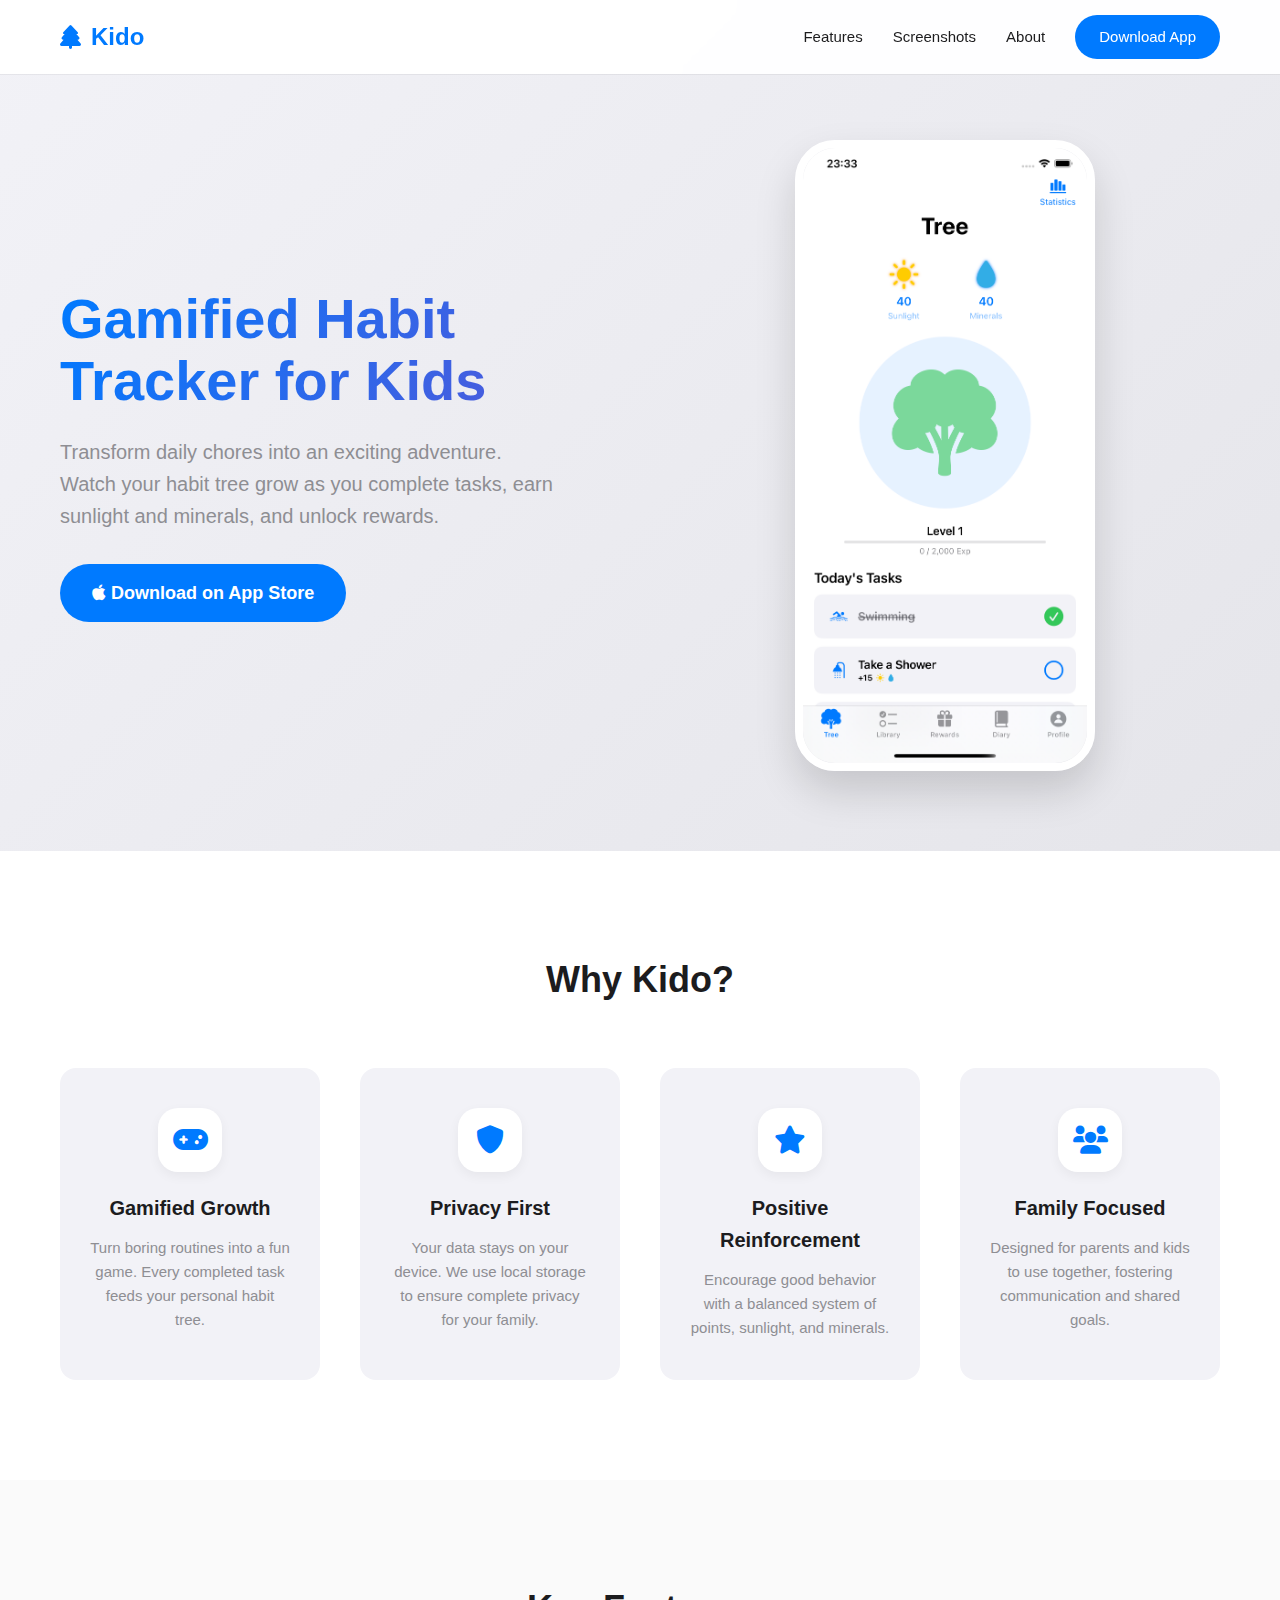
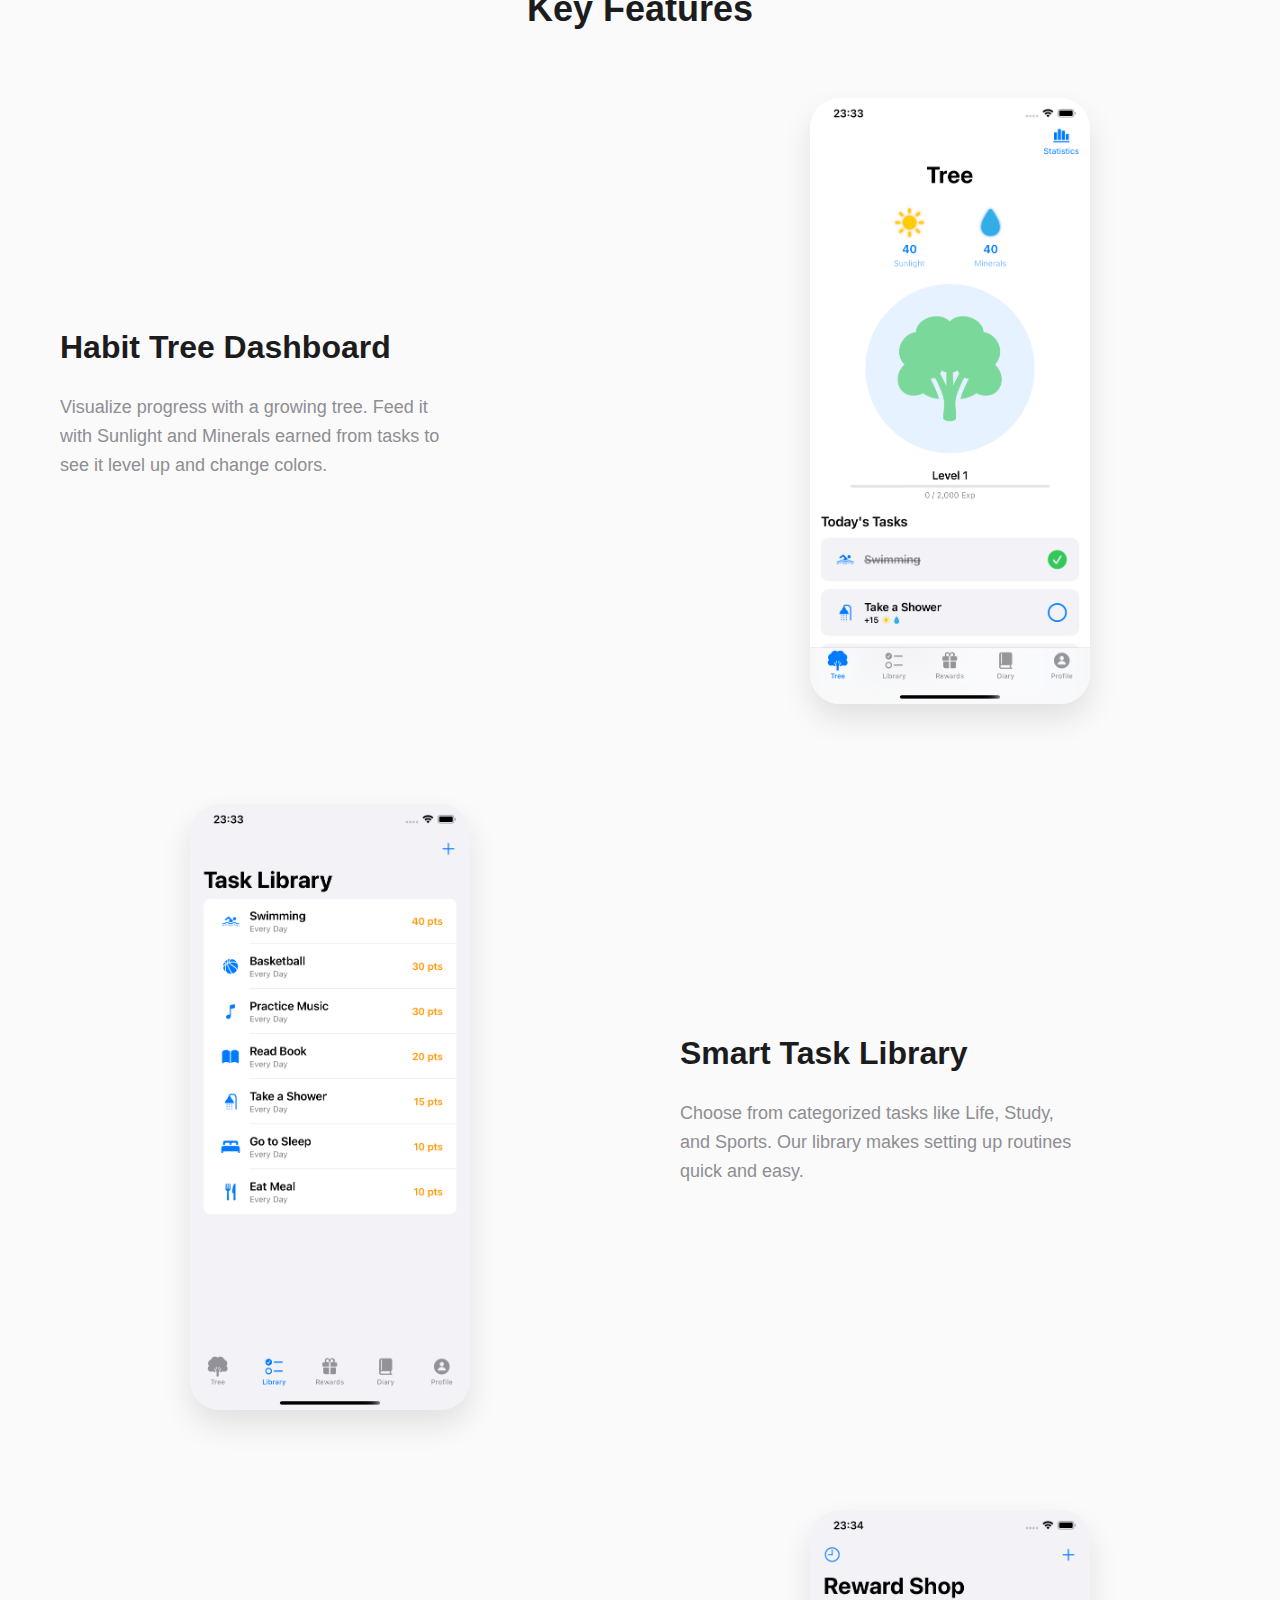
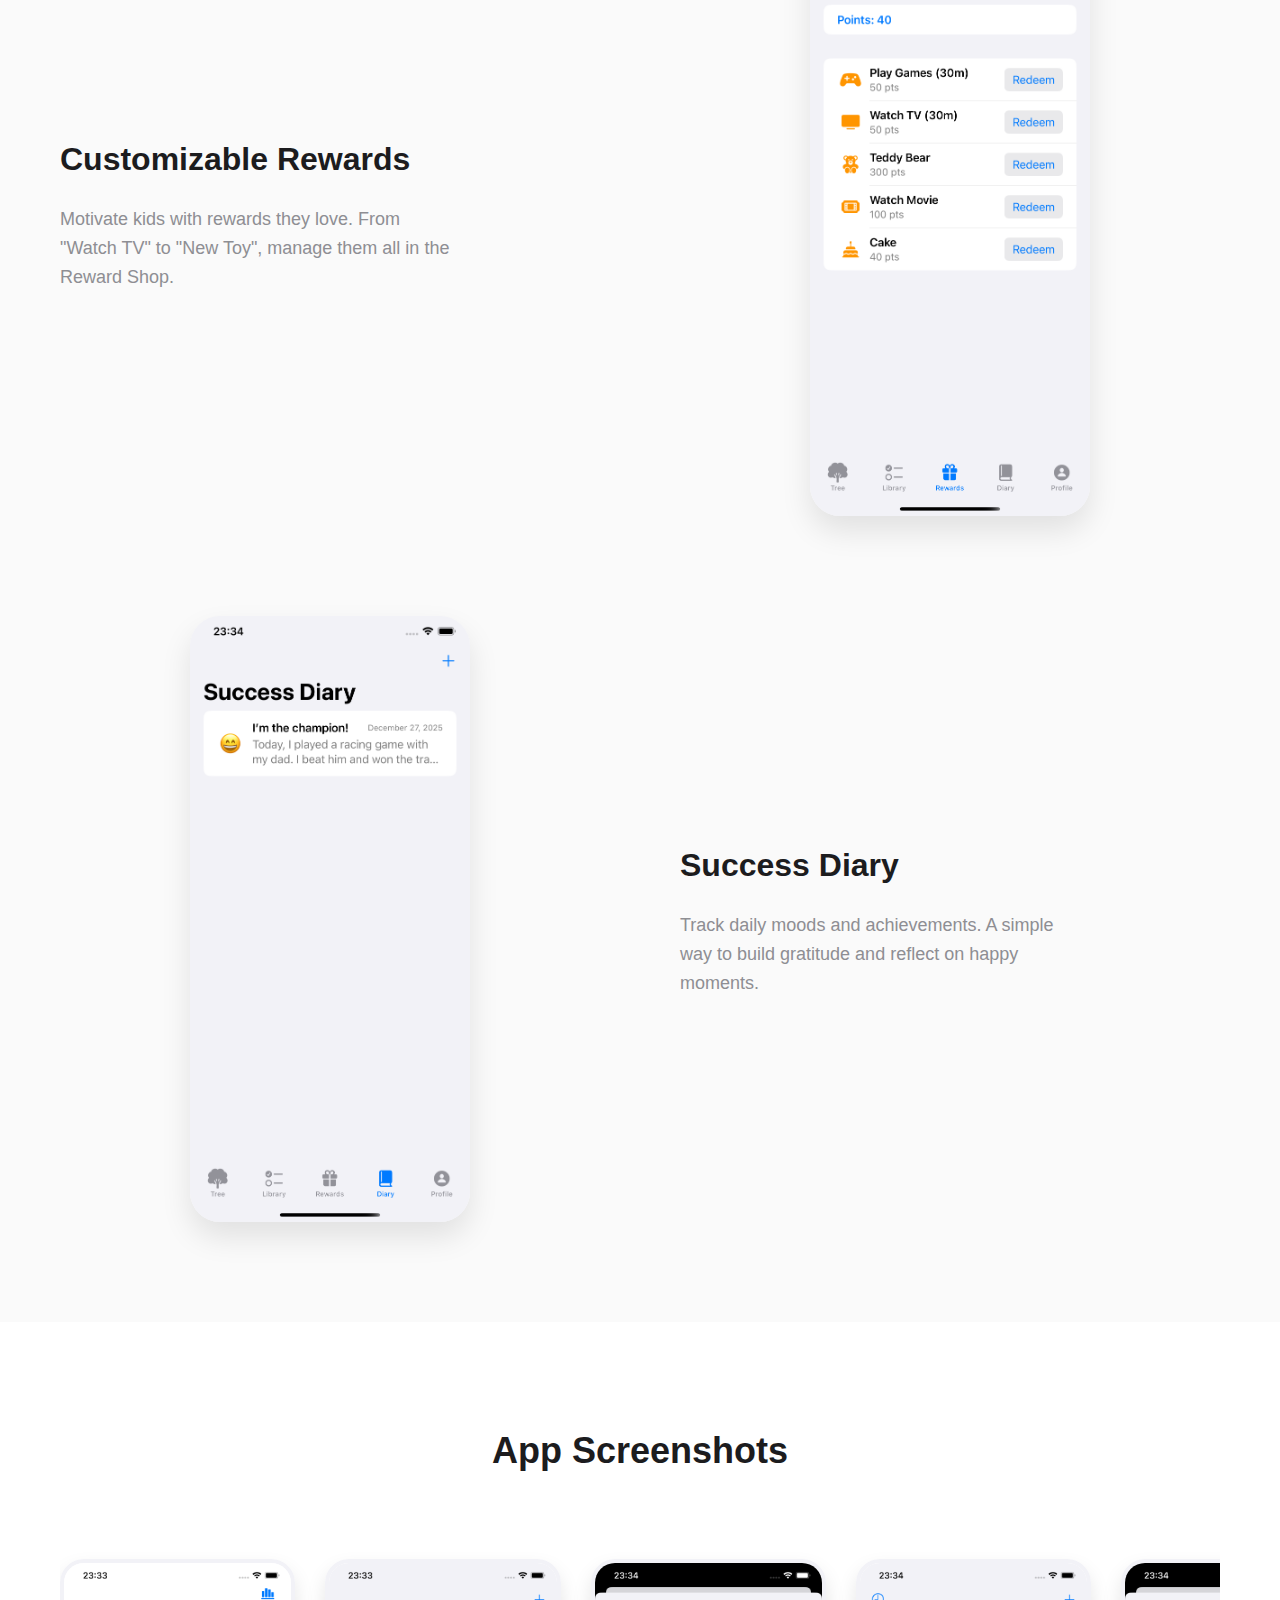
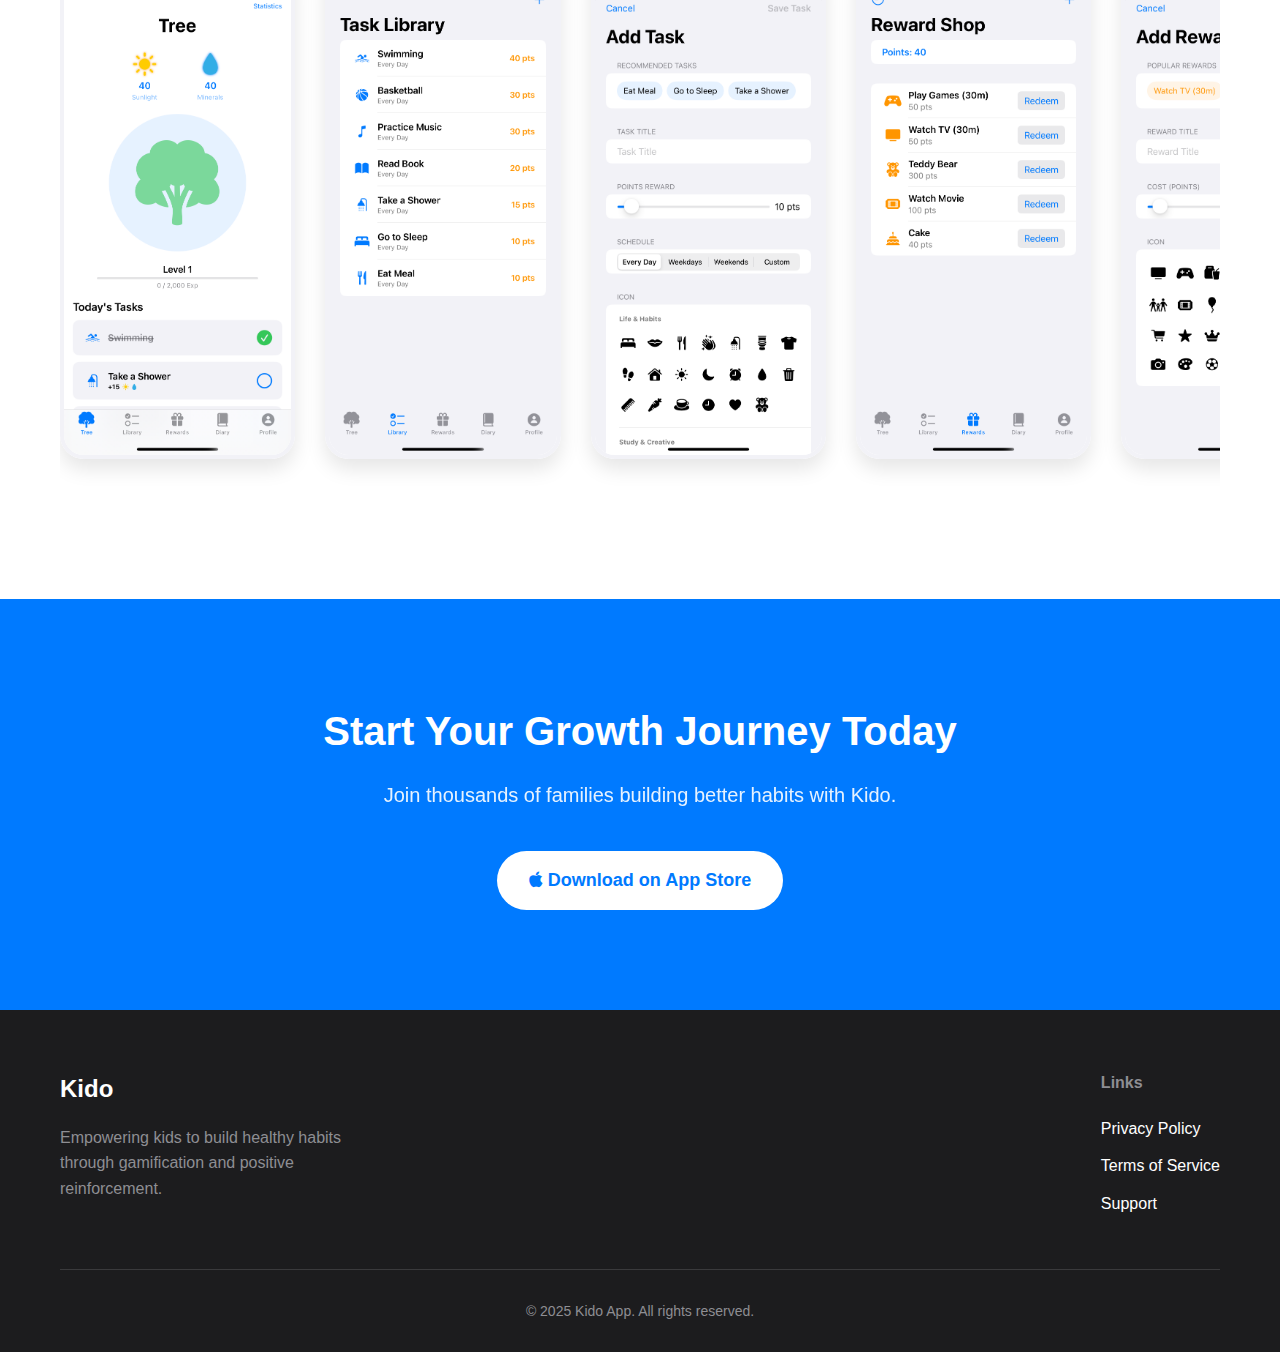
<file: docs/index.html>
<!DOCTYPE html>
<html lang="en">
<head>
    <meta charset="UTF-8">
    <meta name="viewport" content="width=device-width, initial-scale=1.0">
    <title>Kido - Gamified Habit Tracker for Kids</title>
    <meta name="description" content="Turn daily routines into a fun game. Grow your tree, earn rewards, and build healthy habits with Kido.">
    <link rel="stylesheet" href="css/style.css">
    <link rel="stylesheet" href="https://cdnjs.cloudflare.com/ajax/libs/font-awesome/6.0.0/css/all.min.css">
</head>
<body>
    <!-- Header -->
    <header class="header">
        <div class="container">
            <div class="logo">
                <i class="fas fa-tree"></i> Kido
            </div>
            <nav class="nav">
                <a href="#features">Features</a>
                <a href="#screenshots">Screenshots</a>
                <a href="#about">About</a>
                <a href="#" class="btn btn-primary">Download App</a>
            </nav>
        </div>
    </header>

    <!-- Hero Section -->
    <section class="hero">
        <div class="container hero-container">
            <div class="hero-content">
                <h1>Gamified Habit Tracker for Kids</h1>
                <p>Transform daily chores into an exciting adventure. Watch your habit tree grow as you complete tasks, earn sunlight and minerals, and unlock rewards.</p>
                <div class="hero-buttons">
                    <a href="#" class="btn btn-primary btn-large"><i class="fab fa-apple"></i> Download on App Store</a>
                </div>
            </div>
            <div class="hero-image">
                <img src="screencuts/1.png" alt="Kido App Dashboard - Habit Tree">
            </div>
        </div>
    </section>

    <!-- Core Values -->
    <section class="values">
        <div class="container">
            <h2 class="section-title">Why Kido?</h2>
            <div class="values-grid">
                <div class="value-card">
                    <div class="icon-box"><i class="fas fa-gamepad"></i></div>
                    <h3>Gamified Growth</h3>
                    <p>Turn boring routines into a fun game. Every completed task feeds your personal habit tree.</p>
                </div>
                <div class="value-card">
                    <div class="icon-box"><i class="fas fa-shield-alt"></i></div>
                    <h3>Privacy First</h3>
                    <p>Your data stays on your device. We use local storage to ensure complete privacy for your family.</p>
                </div>
                <div class="value-card">
                    <div class="icon-box"><i class="fas fa-star"></i></div>
                    <h3>Positive Reinforcement</h3>
                    <p>Encourage good behavior with a balanced system of points, sunlight, and minerals.</p>
                </div>
                <div class="value-card">
                    <div class="icon-box"><i class="fas fa-users"></i></div>
                    <h3>Family Focused</h3>
                    <p>Designed for parents and kids to use together, fostering communication and shared goals.</p>
                </div>
            </div>
        </div>
    </section>

    <!-- Features -->
    <section id="features" class="features">
        <div class="container">
            <h2 class="section-title">Key Features</h2>
            <div class="feature-grid">
                <div class="feature-item">
                    <div class="feature-text">
                        <h3>Habit Tree Dashboard</h3>
                        <p>Visualize progress with a growing tree. Feed it with Sunlight and Minerals earned from tasks to see it level up and change colors.</p>
                    </div>
                    <div class="feature-img">
                        <img src="screencuts/1.png" alt="Habit Tree">
                    </div>
                </div>
                <div class="feature-item reverse">
                    <div class="feature-text">
                        <h3>Smart Task Library</h3>
                        <p>Choose from categorized tasks like Life, Study, and Sports. Our library makes setting up routines quick and easy.</p>
                    </div>
                    <div class="feature-img">
                        <img src="screencuts/2.png" alt="Task Library">
                    </div>
                </div>
                <div class="feature-item">
                    <div class="feature-text">
                        <h3>Customizable Rewards</h3>
                        <p>Motivate kids with rewards they love. From "Watch TV" to "New Toy", manage them all in the Reward Shop.</p>
                    </div>
                    <div class="feature-img">
                        <img src="screencuts/4.png" alt="Reward Shop">
                    </div>
                </div>
                <div class="feature-item reverse">
                    <div class="feature-text">
                        <h3>Success Diary</h3>
                        <p>Track daily moods and achievements. A simple way to build gratitude and reflect on happy moments.</p>
                    </div>
                    <div class="feature-img">
                        <img src="screencuts/6.png" alt="Success Diary">
                    </div>
                </div>
            </div>
        </div>
    </section>

    <!-- Screenshots -->
    <section id="screenshots" class="screenshots">
        <div class="container">
            <h2 class="section-title">App Screenshots</h2>
            <div class="screenshot-grid">
                <img src="screencuts/1.png" alt="Dashboard">
                <img src="screencuts/2.png" alt="Task Library">
                <img src="screencuts/3.png" alt="Add Task">
                <img src="screencuts/4.png" alt="Reward Shop">
                <img src="screencuts/5.png" alt="Add Reward">
                <img src="screencuts/6.png" alt="Diary List">
                <img src="screencuts/7.png" alt="Diary Detail">
            </div>
        </div>
    </section>

    <!-- Download CTA -->
    <section class="cta">
        <div class="container">
            <h2>Start Your Growth Journey Today</h2>
            <p>Join thousands of families building better habits with Kido.</p>
            <a href="#" class="btn btn-light btn-large"><i class="fab fa-apple"></i> Download on App Store</a>
        </div>
    </section>

    <!-- Footer -->
    <footer id="about" class="footer">
        <div class="container">
            <div class="footer-content">
                <div class="footer-info">
                    <h3>Kido</h3>
                    <p>Empowering kids to build healthy habits through gamification and positive reinforcement.</p>
                </div>
                <div class="footer-links">
                    <h4>Links</h4>
                    <a href="privacy.html">Privacy Policy</a>
                    <a href="#">Terms of Service</a>
                    <a href="#">Support</a>
                </div>
            </div>
            <div class="footer-bottom">
                <p>&copy; 2025 Kido App. All rights reserved.</p>
            </div>
        </div>
    </footer>
</body>
</html>
</file>
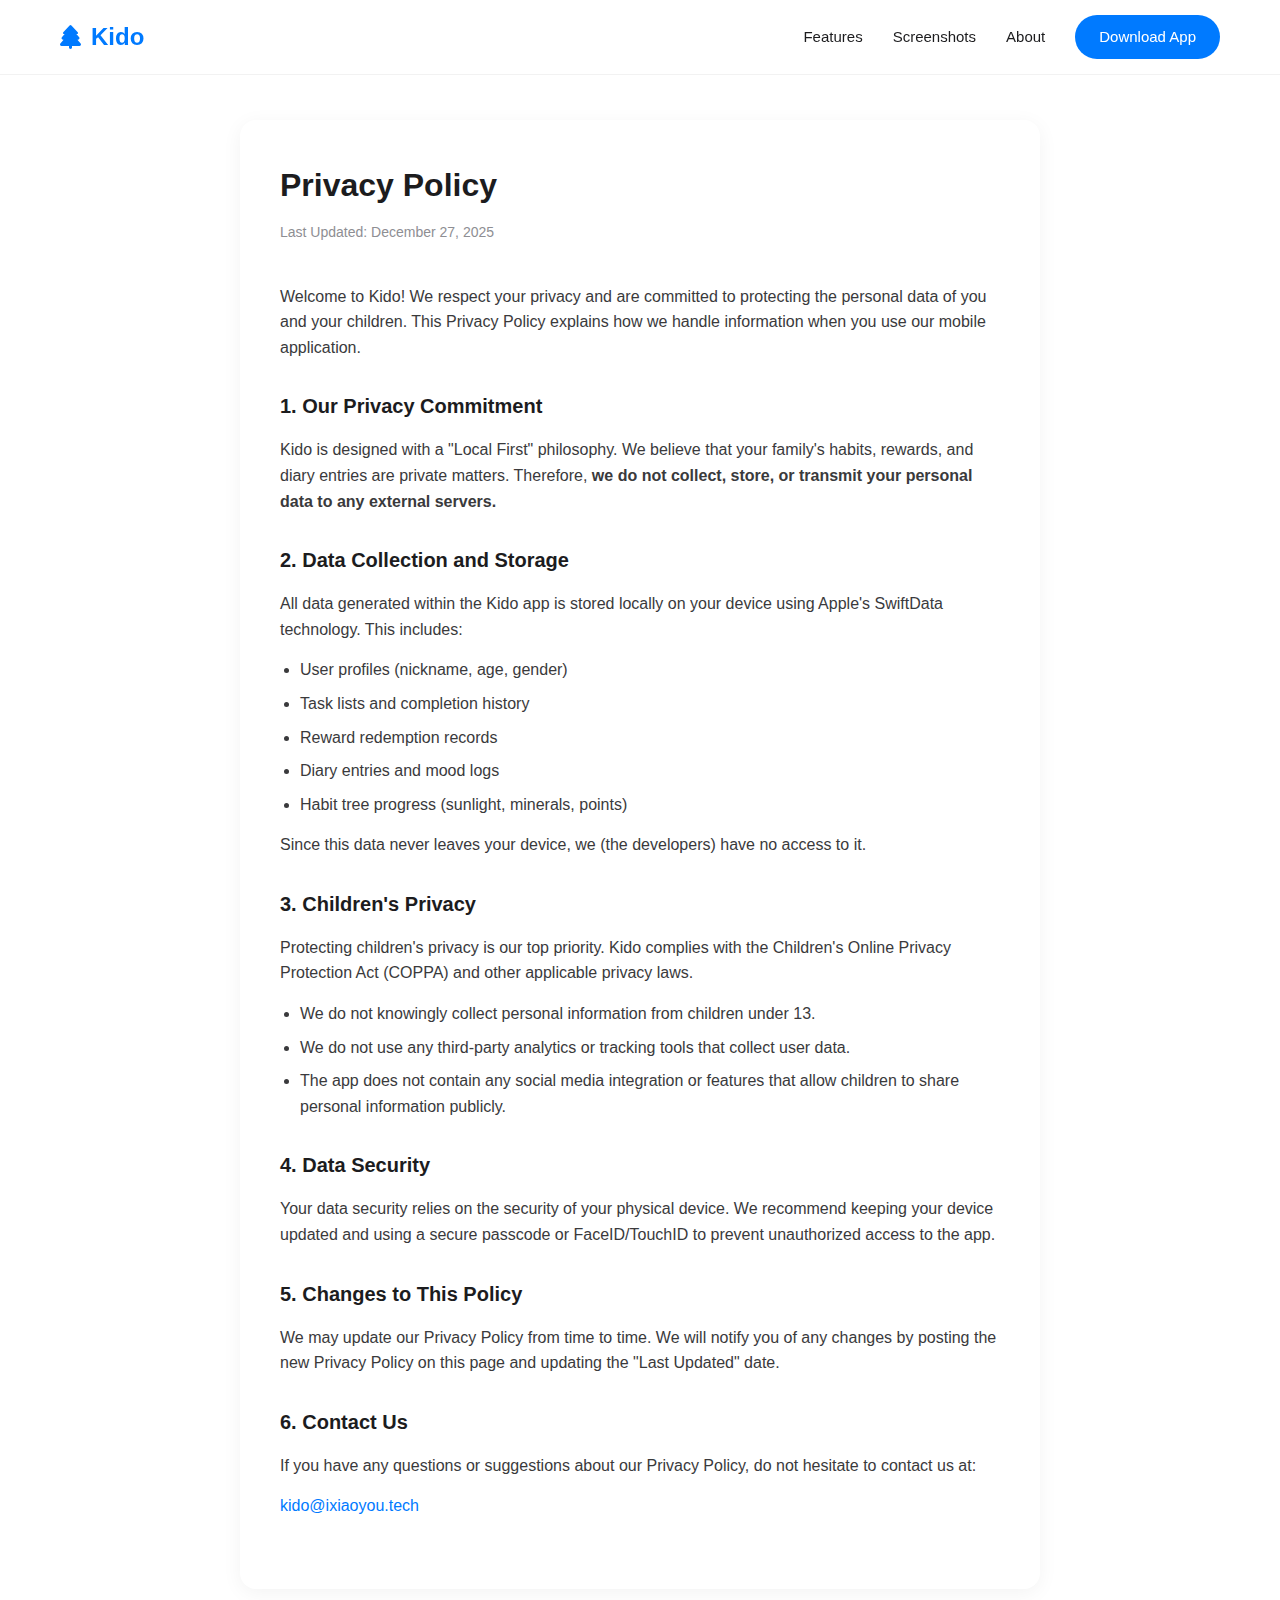
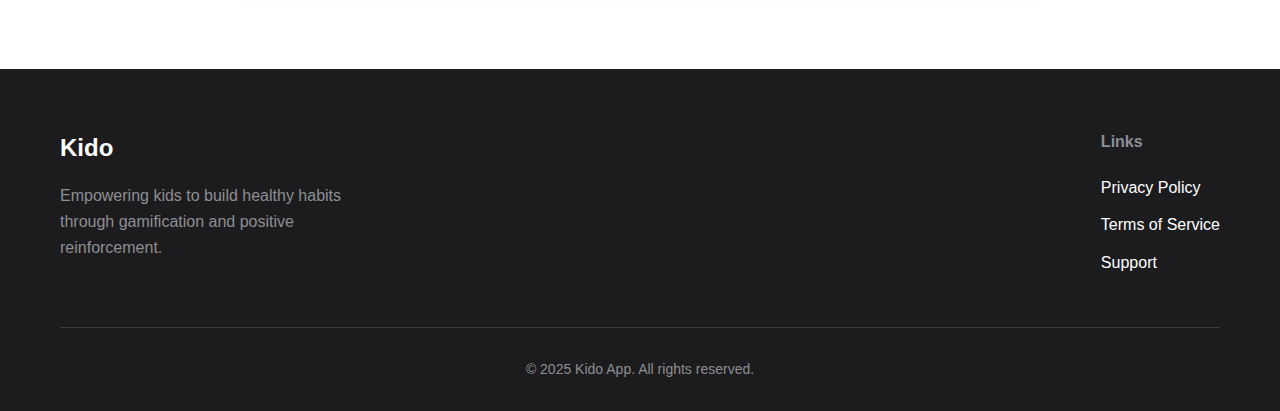
<file: docs/privacy.html>
<!DOCTYPE html>
<html lang="en">
<head>
    <meta charset="UTF-8">
    <meta name="viewport" content="width=device-width, initial-scale=1.0">
    <title>Privacy Policy - Kido</title>
    <link rel="stylesheet" href="css/style.css">
    <link rel="stylesheet" href="https://cdnjs.cloudflare.com/ajax/libs/font-awesome/6.0.0/css/all.min.css">
    <style>
        .page-content {
            padding-top: 120px;
            padding-bottom: 80px;
            min-height: 80vh;
        }
        .policy-container {
            max-width: 800px;
            margin: 0 auto;
            background: white;
            padding: 40px;
            border-radius: 16px;
            box-shadow: 0 4px 20px rgba(0,0,0,0.05);
        }
        .policy-container h1 {
            font-size: 32px;
            margin-bottom: 10px;
        }
        .last-updated {
            color: #8E8E93;
            margin-bottom: 40px;
            font-size: 14px;
        }
        .policy-section {
            margin-bottom: 30px;
        }
        .policy-section h2 {
            font-size: 20px;
            margin-bottom: 15px;
            color: #1C1C1E;
        }
        .policy-section p {
            margin-bottom: 15px;
            color: #3A3A3C;
        }
        .policy-section ul {
            margin-left: 20px;
            margin-bottom: 15px;
            color: #3A3A3C;
        }
        .policy-section li {
            margin-bottom: 8px;
        }
    </style>
</head>
<body>
    <!-- Header -->
    <header class="header">
        <div class="container">
            <div class="logo">
                <a href="index.html" style="display: flex; align-items: center; gap: 10px; color: var(--primary-color);">
                    <i class="fas fa-tree"></i> Kido
                </a>
            </div>
            <nav class="nav">
                <a href="index.html#features">Features</a>
                <a href="index.html#screenshots">Screenshots</a>
                <a href="index.html#about">About</a>
                <a href="#" class="btn btn-primary">Download App</a>
            </nav>
        </div>
    </header>

    <!-- Content -->
    <div class="page-content">
        <div class="container">
            <div class="policy-container">
                <h1>Privacy Policy</h1>
                <p class="last-updated">Last Updated: December 27, 2025</p>

                <div class="policy-section">
                    <p>Welcome to Kido! We respect your privacy and are committed to protecting the personal data of you and your children. This Privacy Policy explains how we handle information when you use our mobile application.</p>
                </div>

                <div class="policy-section">
                    <h2>1. Our Privacy Commitment</h2>
                    <p>Kido is designed with a "Local First" philosophy. We believe that your family's habits, rewards, and diary entries are private matters. Therefore, <strong>we do not collect, store, or transmit your personal data to any external servers.</strong></p>
                </div>

                <div class="policy-section">
                    <h2>2. Data Collection and Storage</h2>
                    <p>All data generated within the Kido app is stored locally on your device using Apple's SwiftData technology. This includes:</p>
                    <ul>
                        <li>User profiles (nickname, age, gender)</li>
                        <li>Task lists and completion history</li>
                        <li>Reward redemption records</li>
                        <li>Diary entries and mood logs</li>
                        <li>Habit tree progress (sunlight, minerals, points)</li>
                    </ul>
                    <p>Since this data never leaves your device, we (the developers) have no access to it.</p>
                </div>

                <div class="policy-section">
                    <h2>3. Children's Privacy</h2>
                    <p>Protecting children's privacy is our top priority. Kido complies with the Children's Online Privacy Protection Act (COPPA) and other applicable privacy laws.</p>
                    <ul>
                        <li>We do not knowingly collect personal information from children under 13.</li>
                        <li>We do not use any third-party analytics or tracking tools that collect user data.</li>
                        <li>The app does not contain any social media integration or features that allow children to share personal information publicly.</li>
                    </ul>
                </div>

                <div class="policy-section">
                    <h2>4. Data Security</h2>
                    <p>Your data security relies on the security of your physical device. We recommend keeping your device updated and using a secure passcode or FaceID/TouchID to prevent unauthorized access to the app.</p>
                </div>

                <div class="policy-section">
                    <h2>5. Changes to This Policy</h2>
                    <p>We may update our Privacy Policy from time to time. We will notify you of any changes by posting the new Privacy Policy on this page and updating the "Last Updated" date.</p>
                </div>

                <div class="policy-section">
                    <h2>6. Contact Us</h2>
                    <p>If you have any questions or suggestions about our Privacy Policy, do not hesitate to contact us at:</p>
                    <p><a href="mailto:kido@ixiaoyou.tech" style="color: var(--primary-color);">kido@ixiaoyou.tech</a></p>
                </div>
            </div>
        </div>
    </div>

    <!-- Footer -->
    <footer id="about" class="footer">
        <div class="container">
            <div class="footer-content">
                <div class="footer-info">
                    <h3>Kido</h3>
                    <p>Empowering kids to build healthy habits through gamification and positive reinforcement.</p>
                </div>
                <div class="footer-links">
                    <h4>Links</h4>
                    <a href="privacy.html">Privacy Policy</a>
                    <a href="#">Terms of Service</a>
                    <a href="#">Support</a>
                </div>
            </div>
            <div class="footer-bottom">
                <p>&copy; 2025 Kido App. All rights reserved.</p>
            </div>
        </div>
    </footer>
</body>
</html>
</file>
<file: docs/css/style.css>
:root {
    --primary-color: #007AFF;
    --secondary-color: #5856D6;
    --accent-color: #FF9500;
    --success-color: #34C759;
    --text-color: #1C1C1E;
    --text-secondary: #8E8E93;
    --bg-color: #FFFFFF;
    --bg-secondary: #F2F2F7;
    --border-radius: 16px;
    --container-width: 1200px;
}

* {
    margin: 0;
    padding: 0;
    box-sizing: border-box;
}

body {
    font-family: -apple-system, BlinkMacSystemFont, "Segoe UI", Roboto, Helvetica, Arial, sans-serif;
    color: var(--text-color);
    line-height: 1.6;
    background-color: var(--bg-color);
}

a {
    text-decoration: none;
    color: inherit;
    transition: opacity 0.3s;
}

a:hover {
    opacity: 0.8;
}

.container {
    max-width: var(--container-width);
    margin: 0 auto;
    padding: 0 20px;
}

/* Header */
.header {
    background: rgba(255, 255, 255, 0.95);
    backdrop-filter: blur(10px);
    position: fixed;
    top: 0;
    left: 0;
    width: 100%;
    z-index: 1000;
    box-shadow: 0 1px 0 rgba(0,0,0,0.05);
    padding: 15px 0;
}

.header .container {
    display: flex;
    justify-content: space-between;
    align-items: center;
}

.logo {
    font-size: 24px;
    font-weight: 700;
    color: var(--primary-color);
    display: flex;
    align-items: center;
    gap: 10px;
}

.nav {
    display: flex;
    align-items: center;
    gap: 30px;
}

.nav a {
    font-weight: 500;
    font-size: 15px;
}

.btn {
    padding: 10px 24px;
    border-radius: 30px;
    font-weight: 600;
    display: inline-block;
    transition: transform 0.2s;
}

.btn:hover {
    transform: translateY(-2px);
    opacity: 1;
}

.btn-primary {
    background-color: var(--primary-color);
    color: white;
}

.btn-light {
    background-color: white;
    color: var(--primary-color);
}

.btn-large {
    padding: 15px 32px;
    font-size: 18px;
}

/* Hero Section */
.hero {
    padding-top: 140px;
    padding-bottom: 80px;
    background: linear-gradient(135deg, #F2F2F7 0%, #E5E5EA 100%);
    overflow: hidden;
}

.hero-container {
    display: flex;
    align-items: center;
    gap: 60px;
}

.hero-content {
    flex: 1;
}

.hero-content h1 {
    font-size: 56px;
    line-height: 1.1;
    margin-bottom: 24px;
    background: linear-gradient(120deg, var(--primary-color), var(--secondary-color));
    -webkit-background-clip: text;
    -webkit-text-fill-color: transparent;
}

.hero-content p {
    font-size: 20px;
    color: var(--text-secondary);
    margin-bottom: 32px;
    max-width: 500px;
}

.hero-image {
    flex: 1;
    display: flex;
    justify-content: center;
}

.hero-image img {
    max-width: 300px;
    border-radius: 40px;
    box-shadow: 0 20px 40px rgba(0,0,0,0.15);
    border: 8px solid white;
}

/* Values Section */
.values {
    padding: 100px 0;
    background-color: white;
}

.section-title {
    text-align: center;
    font-size: 36px;
    margin-bottom: 60px;
}

.values-grid {
    display: grid;
    grid-template-columns: repeat(auto-fit, minmax(250px, 1fr));
    gap: 40px;
}

.value-card {
    text-align: center;
    padding: 40px 30px;
    border-radius: var(--border-radius);
    background: var(--bg-secondary);
    transition: transform 0.3s;
}

.value-card:hover {
    transform: translateY(-10px);
}

.icon-box {
    width: 64px;
    height: 64px;
    background-color: white;
    border-radius: 20px;
    display: flex;
    align-items: center;
    justify-content: center;
    margin: 0 auto 20px;
    font-size: 28px;
    color: var(--primary-color);
    box-shadow: 0 4px 12px rgba(0,0,0,0.05);
}

.value-card h3 {
    margin-bottom: 12px;
    font-size: 20px;
}

.value-card p {
    color: var(--text-secondary);
    font-size: 15px;
}

/* Features Section */
.features {
    padding: 100px 0;
    background-color: #FAFAFA;
}

.feature-grid {
    display: flex;
    flex-direction: column;
    gap: 100px;
}

.feature-item {
    display: flex;
    align-items: center;
    gap: 80px;
}

.feature-item.reverse {
    flex-direction: row-reverse;
}

.feature-text {
    flex: 1;
}

.feature-text h3 {
    font-size: 32px;
    margin-bottom: 20px;
}

.feature-text p {
    font-size: 18px;
    color: var(--text-secondary);
    max-width: 400px;
}

.feature-img {
    flex: 1;
    display: flex;
    justify-content: center;
}

.feature-img img {
    max-width: 280px;
    border-radius: 30px;
    box-shadow: 0 15px 30px rgba(0,0,0,0.1);
}

/* Screenshots */
.screenshots {
    padding: 100px 0;
    background-color: white;
}

.screenshot-grid {
    display: flex;
    overflow-x: auto;
    gap: 30px;
    padding: 20px 0 40px;
    scrollbar-width: none; /* Firefox */
}

.screenshot-grid::-webkit-scrollbar {
    display: none; /* Chrome/Safari */
}

.screenshot-grid img {
    height: 500px;
    border-radius: 24px;
    box-shadow: 0 10px 20px rgba(0,0,0,0.1);
    border: 4px solid #F2F2F7;
}

/* CTA */
.cta {
    padding: 100px 0;
    background: var(--primary-color);
    color: white;
    text-align: center;
}

.cta h2 {
    font-size: 40px;
    margin-bottom: 16px;
}

.cta p {
    font-size: 20px;
    opacity: 0.9;
    margin-bottom: 40px;
}

/* Footer */
.footer {
    padding: 60px 0 30px;
    background-color: #1C1C1E;
    color: white;
}

.footer-content {
    display: flex;
    justify-content: space-between;
    margin-bottom: 40px;
}

.footer-info h3 {
    font-size: 24px;
    margin-bottom: 16px;
}

.footer-info p {
    color: #8E8E93;
    max-width: 300px;
}

.footer-links h4 {
    margin-bottom: 20px;
    color: #8E8E93;
}

.footer-links a {
    display: block;
    margin-bottom: 12px;
    color: white;
}

.footer-bottom {
    border-top: 1px solid #3A3A3C;
    padding-top: 30px;
    text-align: center;
    color: #8E8E93;
    font-size: 14px;
}

/* Mobile Responsive */
@media (max-width: 768px) {
    .hero-container {
        flex-direction: column;
        text-align: center;
        gap: 40px;
    }
    
    .hero-content h1 {
        font-size: 40px;
    }
    
    .hero-content p {
        margin: 0 auto 32px;
    }
    
    .feature-item, .feature-item.reverse {
        flex-direction: column;
        text-align: center;
        gap: 40px;
    }
    
    .feature-text p {
        margin: 0 auto;
    }
    
    .nav {
        display: none; /* Simplified for basic mobile */
    }
}
</file>
